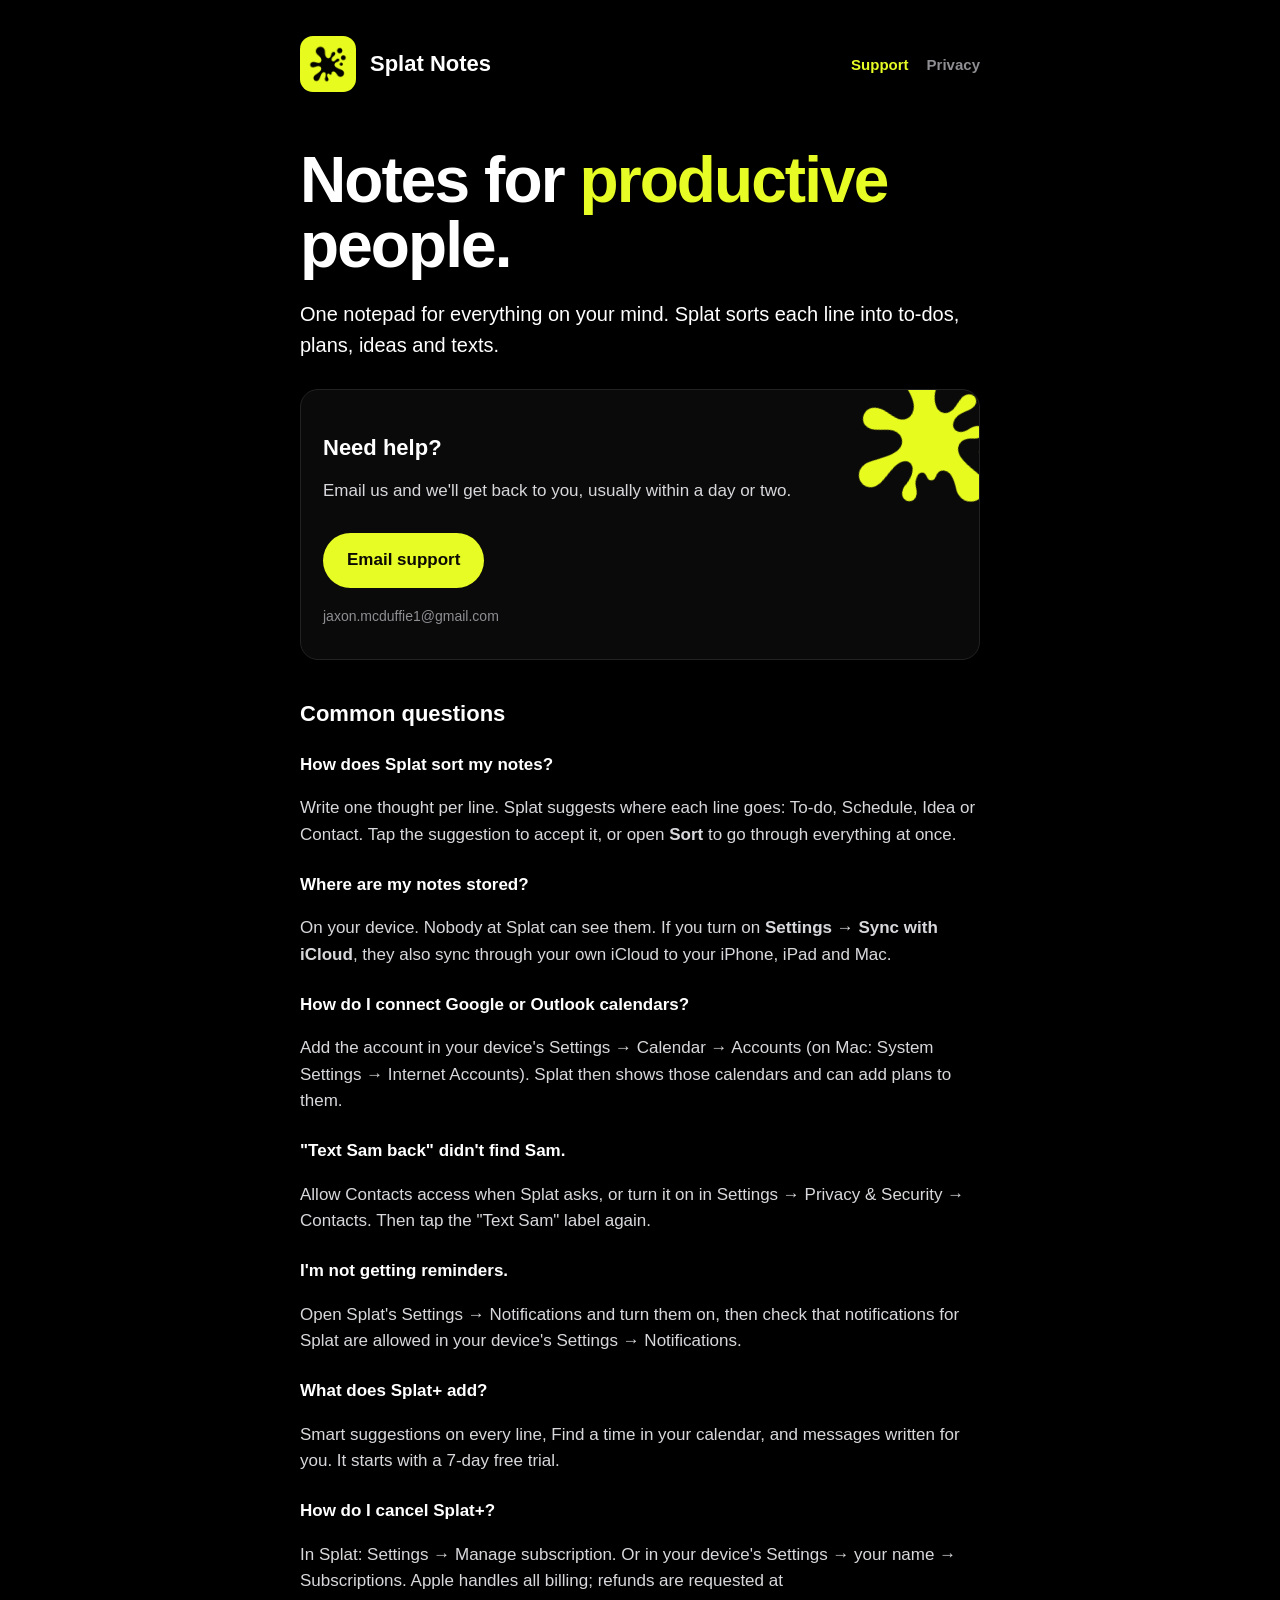
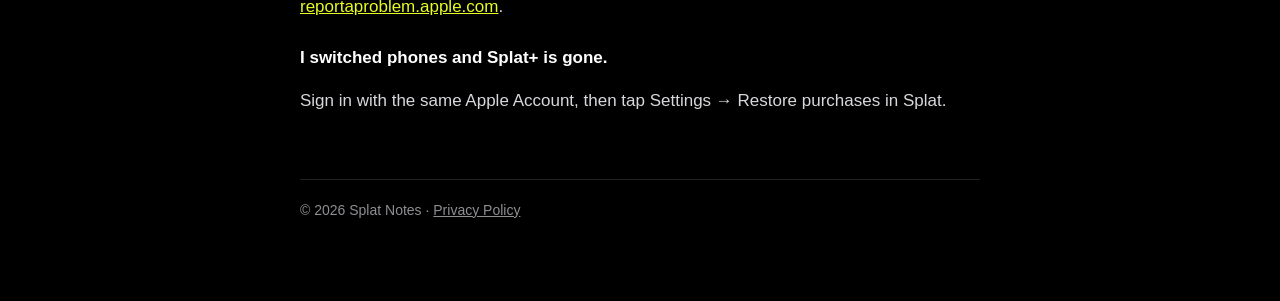
<file: index.html>
<!doctype html>
<html lang="en">
<head>
<meta charset="utf-8">
<meta name="viewport" content="width=device-width, initial-scale=1">
<title>Splat Notes Support</title>
<meta name="description" content="Help and support for Splat Notes, notes for productive people.">
<link rel="icon" href="icon.png">
<link rel="apple-touch-icon" href="apple-touch-icon.png">
<link rel="stylesheet" href="style.css">
</head>
<body>
<div class="wrap">
  <header>
    <img src="icon.png" alt="Splat Notes icon">
    <a href="./">Splat Notes</a>
    <nav><a class="on" href="./">Support</a><a href="privacy.html">Privacy</a></nav>
  </header>

  <h1>Notes for <em>productive</em> people.</h1>
  <p class="lead">One notepad for everything on your mind. Splat sorts each line into to-dos, plans, ideas and texts.</p>

  <div class="card">
    <img class="splat" src="splat.png" alt="">
    <h2>Need help?</h2>
    <p>Email us and we'll get back to you, usually within a day or two.</p>
    <a class="button" href="mailto:jaxon.mcduffie1@gmail.com?subject=Splat%20Notes%20support">Email support</a>
    <p class="small">jaxon.mcduffie1@gmail.com</p>
  </div>

  <h2>Common questions</h2>

  <h3>How does Splat sort my notes?</h3>
  <p>Write one thought per line. Splat suggests where each line goes: To-do, Schedule, Idea or Contact. Tap the suggestion to accept it, or open <strong>Sort</strong> to go through everything at once.</p>

  <h3>Where are my notes stored?</h3>
  <p>On your device. Nobody at Splat can see them. If you turn on <strong>Settings → Sync with iCloud</strong>, they also sync through your own iCloud to your iPhone, iPad and Mac.</p>

  <h3>How do I connect Google or Outlook calendars?</h3>
  <p>Add the account in your device's Settings → Calendar → Accounts (on Mac: System Settings → Internet Accounts). Splat then shows those calendars and can add plans to them.</p>

  <h3>"Text Sam back" didn't find Sam.</h3>
  <p>Allow Contacts access when Splat asks, or turn it on in Settings → Privacy &amp; Security → Contacts. Then tap the "Text Sam" label again.</p>

  <h3>I'm not getting reminders.</h3>
  <p>Open Splat's Settings → Notifications and turn them on, then check that notifications for Splat are allowed in your device's Settings → Notifications.</p>

  <h3>What does Splat+ add?</h3>
  <p>Smart suggestions on every line, Find a time in your calendar, and messages written for you. It starts with a 7-day free trial.</p>

  <h3>How do I cancel Splat+?</h3>
  <p>In Splat: Settings → Manage subscription. Or in your device's Settings → your name → Subscriptions. Apple handles all billing; refunds are requested at <a href="https://reportaproblem.apple.com">reportaproblem.apple.com</a>.</p>

  <h3>I switched phones and Splat+ is gone.</h3>
  <p>Sign in with the same Apple Account, then tap Settings → Restore purchases in Splat.</p>

  <footer>© 2026 Splat Notes · <a href="privacy.html">Privacy Policy</a></footer>
</div>
</body>
</html>
</file>
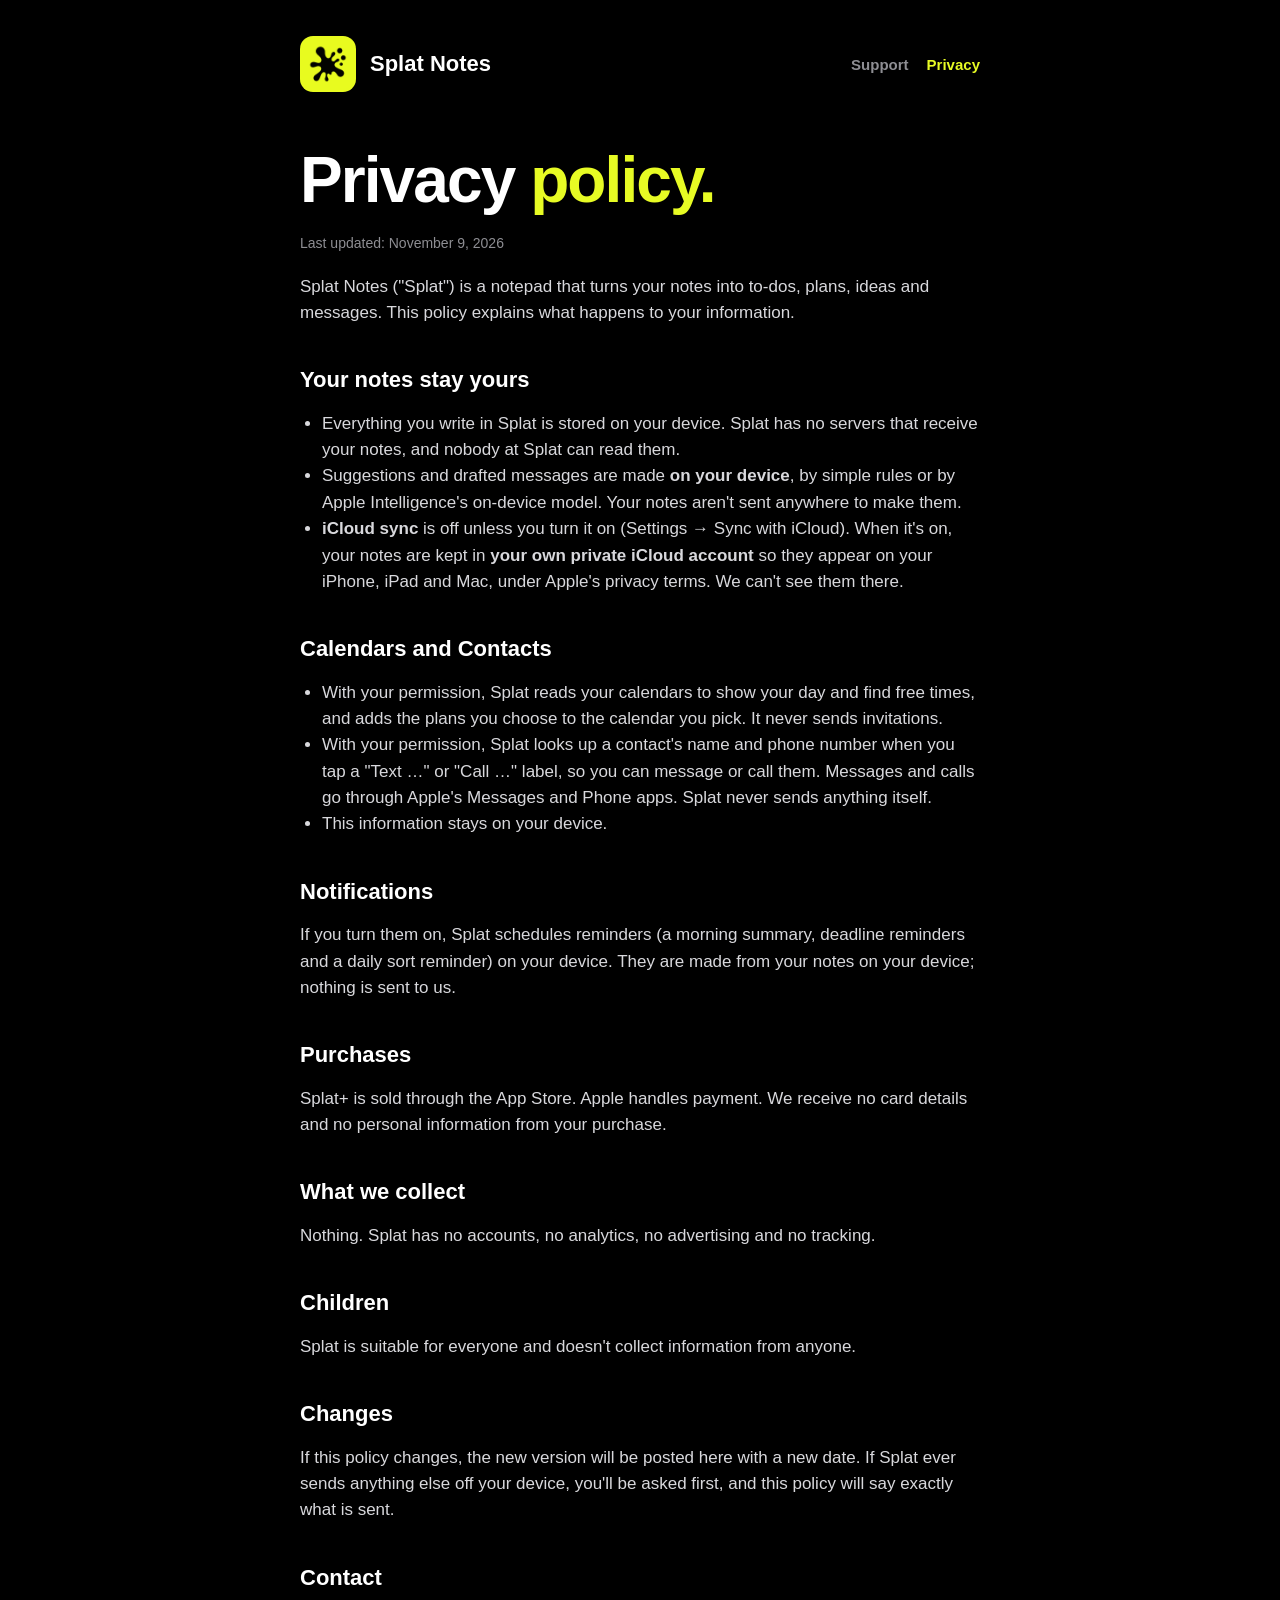
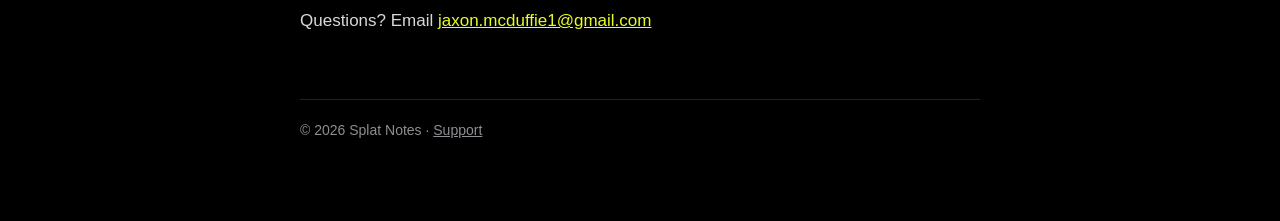
<file: privacy.html>
<!doctype html>
<html lang="en">
<head>
<meta charset="utf-8">
<meta name="viewport" content="width=device-width, initial-scale=1">
<title>Splat Notes Privacy</title>
<meta name="description" content="Privacy policy for Splat Notes. Your notes stay on your device.">
<link rel="icon" href="icon.png">
<link rel="apple-touch-icon" href="apple-touch-icon.png">
<link rel="stylesheet" href="style.css">
</head>
<body>
<div class="wrap">
  <header>
    <img src="icon.png" alt="Splat Notes icon">
    <a href="./">Splat Notes</a>
    <nav><a href="./">Support</a><a class="on" href="privacy.html">Privacy</a></nav>
  </header>
  <h1>Privacy <em>policy.</em></h1>
  <p><span class="small">Last updated: November 9, 2026</span></p>
  <p>Splat Notes (&quot;Splat&quot;) is a notepad that turns your notes into to-dos, plans, ideas and messages. This policy explains what happens to your information.</p>
  <h2>Your notes stay yours</h2>
  <ul>
  <li>Everything you write in Splat is stored on your device. Splat has no servers that receive your notes, and nobody at Splat can read them.</li>
  <li>Suggestions and drafted messages are made <strong>on your device</strong>, by simple rules or by Apple Intelligence&#x27;s on-device model. Your notes aren&#x27;t sent anywhere to make them.</li>
  <li><strong>iCloud sync</strong> is off unless you turn it on (Settings → Sync with iCloud). When it&#x27;s on, your notes are kept in <strong>your own private iCloud account</strong> so they appear on your iPhone, iPad and Mac, under Apple&#x27;s privacy terms. We can&#x27;t see them there.</li>
  </ul>
  <h2>Calendars and Contacts</h2>
  <ul>
  <li>With your permission, Splat reads your calendars to show your day and find free times, and adds the plans you choose to the calendar you pick. It never sends invitations.</li>
  <li>With your permission, Splat looks up a contact&#x27;s name and phone number when you tap a &quot;Text …&quot; or &quot;Call …&quot; label, so you can message or call them. Messages and calls go through Apple&#x27;s Messages and Phone apps. Splat never sends anything itself.</li>
  <li>This information stays on your device.</li>
  </ul>
  <h2>Notifications</h2>
  <p>If you turn them on, Splat schedules reminders (a morning summary, deadline reminders and a daily sort reminder) on your device. They are made from your notes on your device; nothing is sent to us.</p>
  <h2>Purchases</h2>
  <p>Splat+ is sold through the App Store. Apple handles payment. We receive no card details and no personal information from your purchase.</p>
  <h2>What we collect</h2>
  <p>Nothing. Splat has no accounts, no analytics, no advertising and no tracking.</p>
  <h2>Children</h2>
  <p>Splat is suitable for everyone and doesn&#x27;t collect information from anyone.</p>
  <h2>Changes</h2>
  <p>If this policy changes, the new version will be posted here with a new date. If Splat ever sends anything else off your device, you&#x27;ll be asked first, and this policy will say exactly what is sent.</p>
  <h2>Contact</h2>
  <p>Questions? Email <a href="mailto:jaxon.mcduffie1@gmail.com">jaxon.mcduffie1@gmail.com</a></p>
  <footer>© 2026 Splat Notes · <a href="./">Support</a></footer>
</div>
</body>
</html>
</file>
<file: style.css>
:root { --neon: #E7FB24; --ink: #0B0B04; --bg: #000; --text: #fff; --muted: #8E8E93; --line: #222; }
* { box-sizing: border-box; }
html { background: var(--bg); }
body {
  margin: 0; color: var(--text); background: var(--bg);
  font: 17px/1.55 -apple-system, BlinkMacSystemFont, "SF Pro Text", "Helvetica Neue", Arial, sans-serif;
  -webkit-font-smoothing: antialiased; overflow-x: hidden;
}
.wrap { max-width: 720px; margin: 0 auto; padding: 0 20px 80px; position: relative; }
.splat { position: absolute; width: 230px; right: -70px; top: -70px; pointer-events: none; transform: rotate(18deg); }
header { display: flex; align-items: center; gap: 14px; padding: 36px 0 8px; position: relative; z-index: 1; }
header img { width: 56px; height: 56px; border-radius: 13px; }
header a { color: var(--text); text-decoration: none; font: 800 22px/1 ui-rounded, -apple-system, sans-serif; }
nav { margin-left: auto; display: flex; gap: 18px; }
nav a { font: 600 15px/1 -apple-system, sans-serif; color: var(--muted); }
nav a.on, nav a:hover { color: var(--neon); }
h1 { font: 900 clamp(40px, 9vw, 64px)/1.02 ui-rounded, -apple-system, sans-serif; letter-spacing: -0.03em; margin: 48px 0 16px; position: relative; z-index: 1; }
h1 em { font-style: normal; color: var(--neon); }
h2 { font: 800 22px/1.25 ui-rounded, -apple-system, sans-serif; margin: 40px 0 8px; }
h3 { font-size: 17px; margin: 24px 0 4px; }
p, li { color: #d8d8dc; }
.lead { font-size: 20px; color: var(--text); position: relative; z-index: 1; }
a { color: var(--neon); }
ul { padding-left: 22px; }
.button {
  display: inline-block; margin: 12px 0 4px; padding: 14px 24px; border-radius: 999px;
  background: var(--neon); color: var(--ink); font-weight: 700; text-decoration: none;
}
.card { position: relative; overflow: hidden; border: 1px solid var(--line); border-radius: 18px; padding: 4px 150px 18px 22px; margin-top: 28px; background: #0a0a0a; }
@media (max-width: 520px) { .card { padding-right: 22px; } .splat { width: 150px; right: -60px; top: -60px; } }
.small { color: var(--muted); font-size: 14px; }
footer { margin-top: 64px; padding-top: 20px; border-top: 1px solid var(--line); color: var(--muted); font-size: 14px; }
footer a { color: var(--muted); }
</file>
